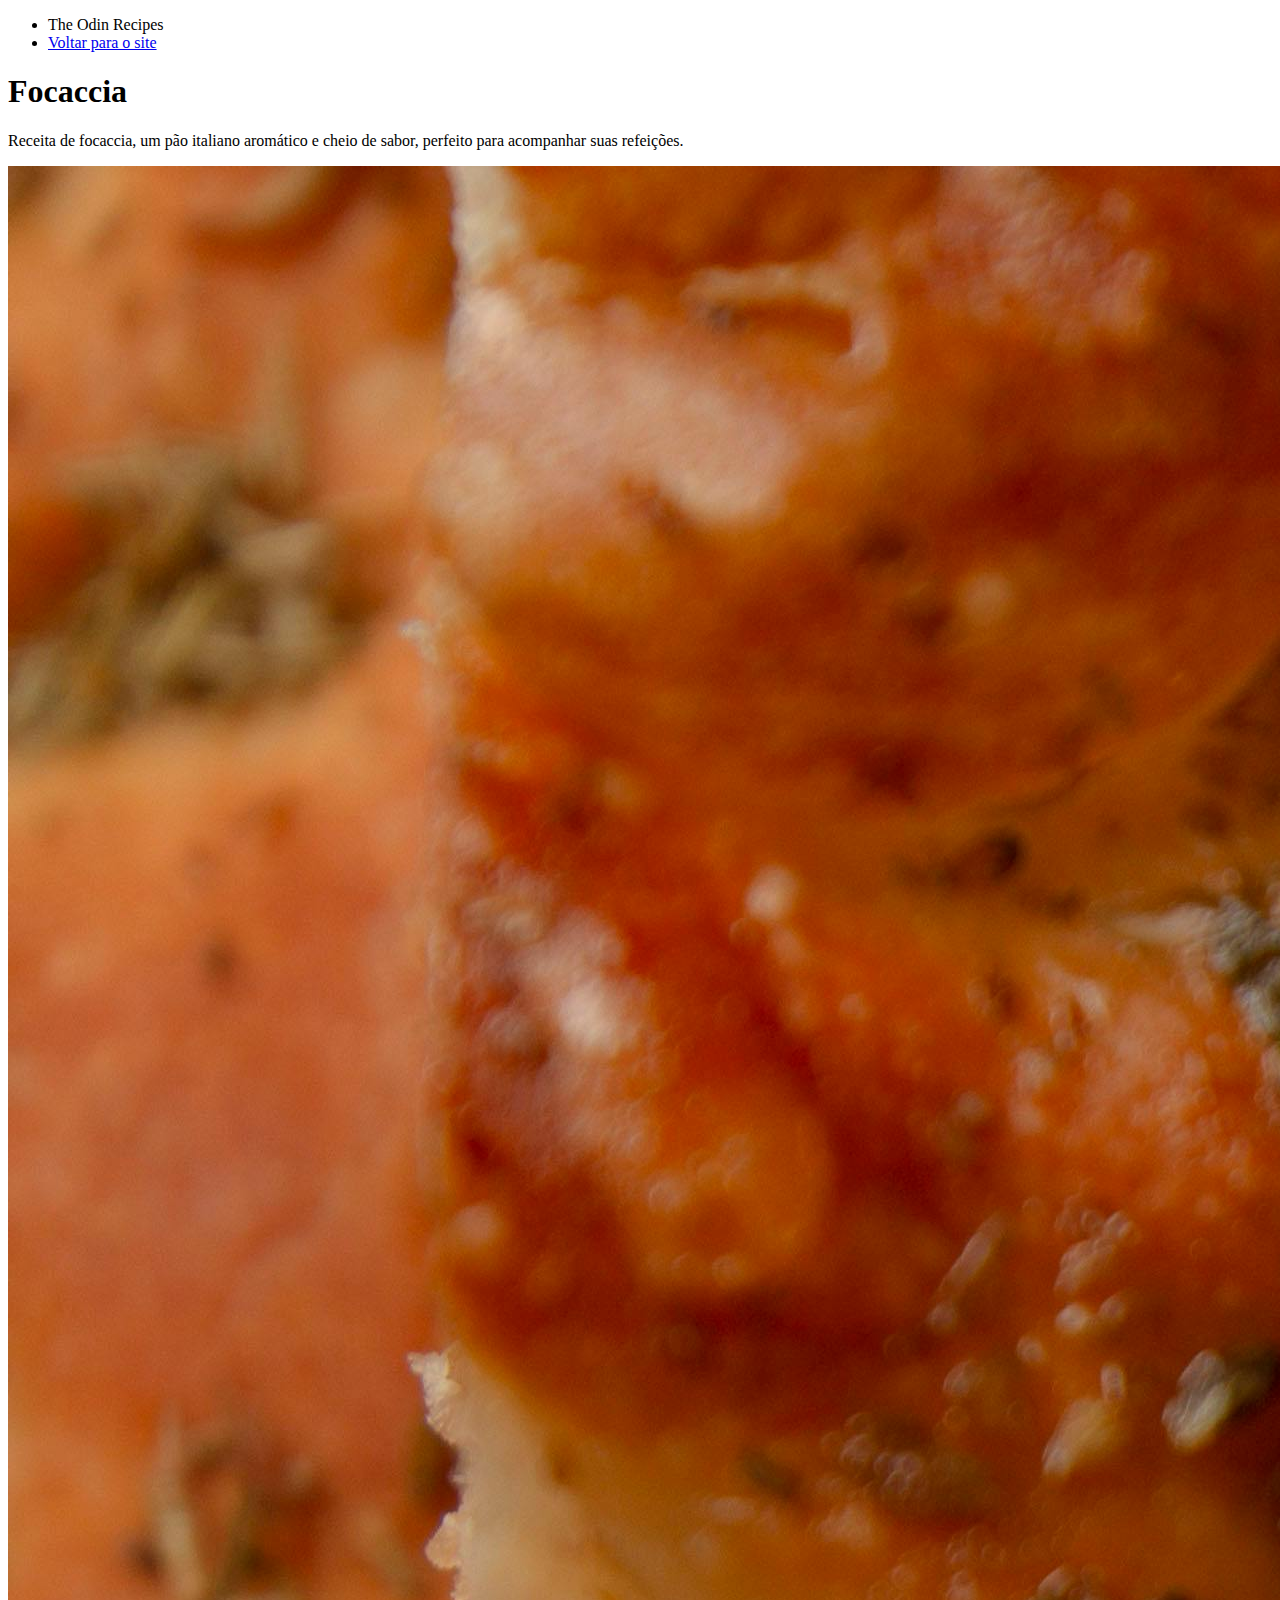
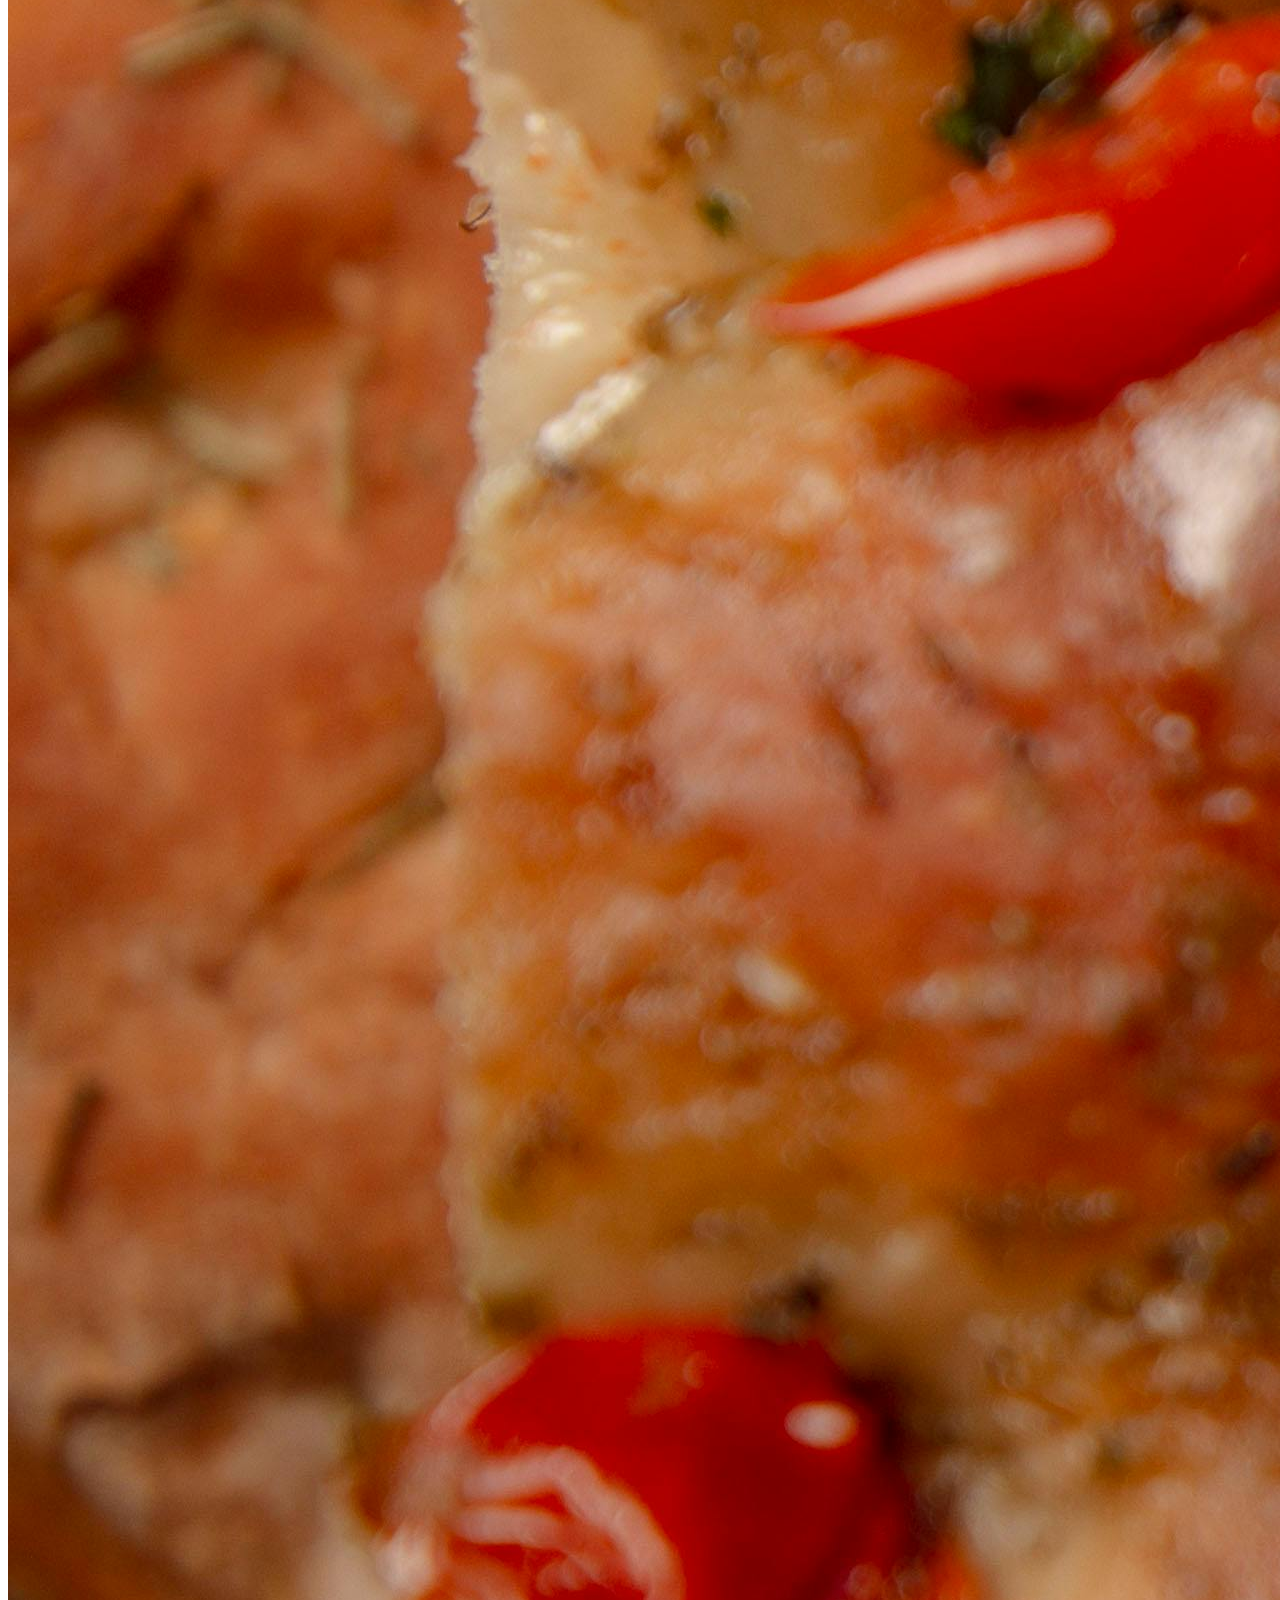
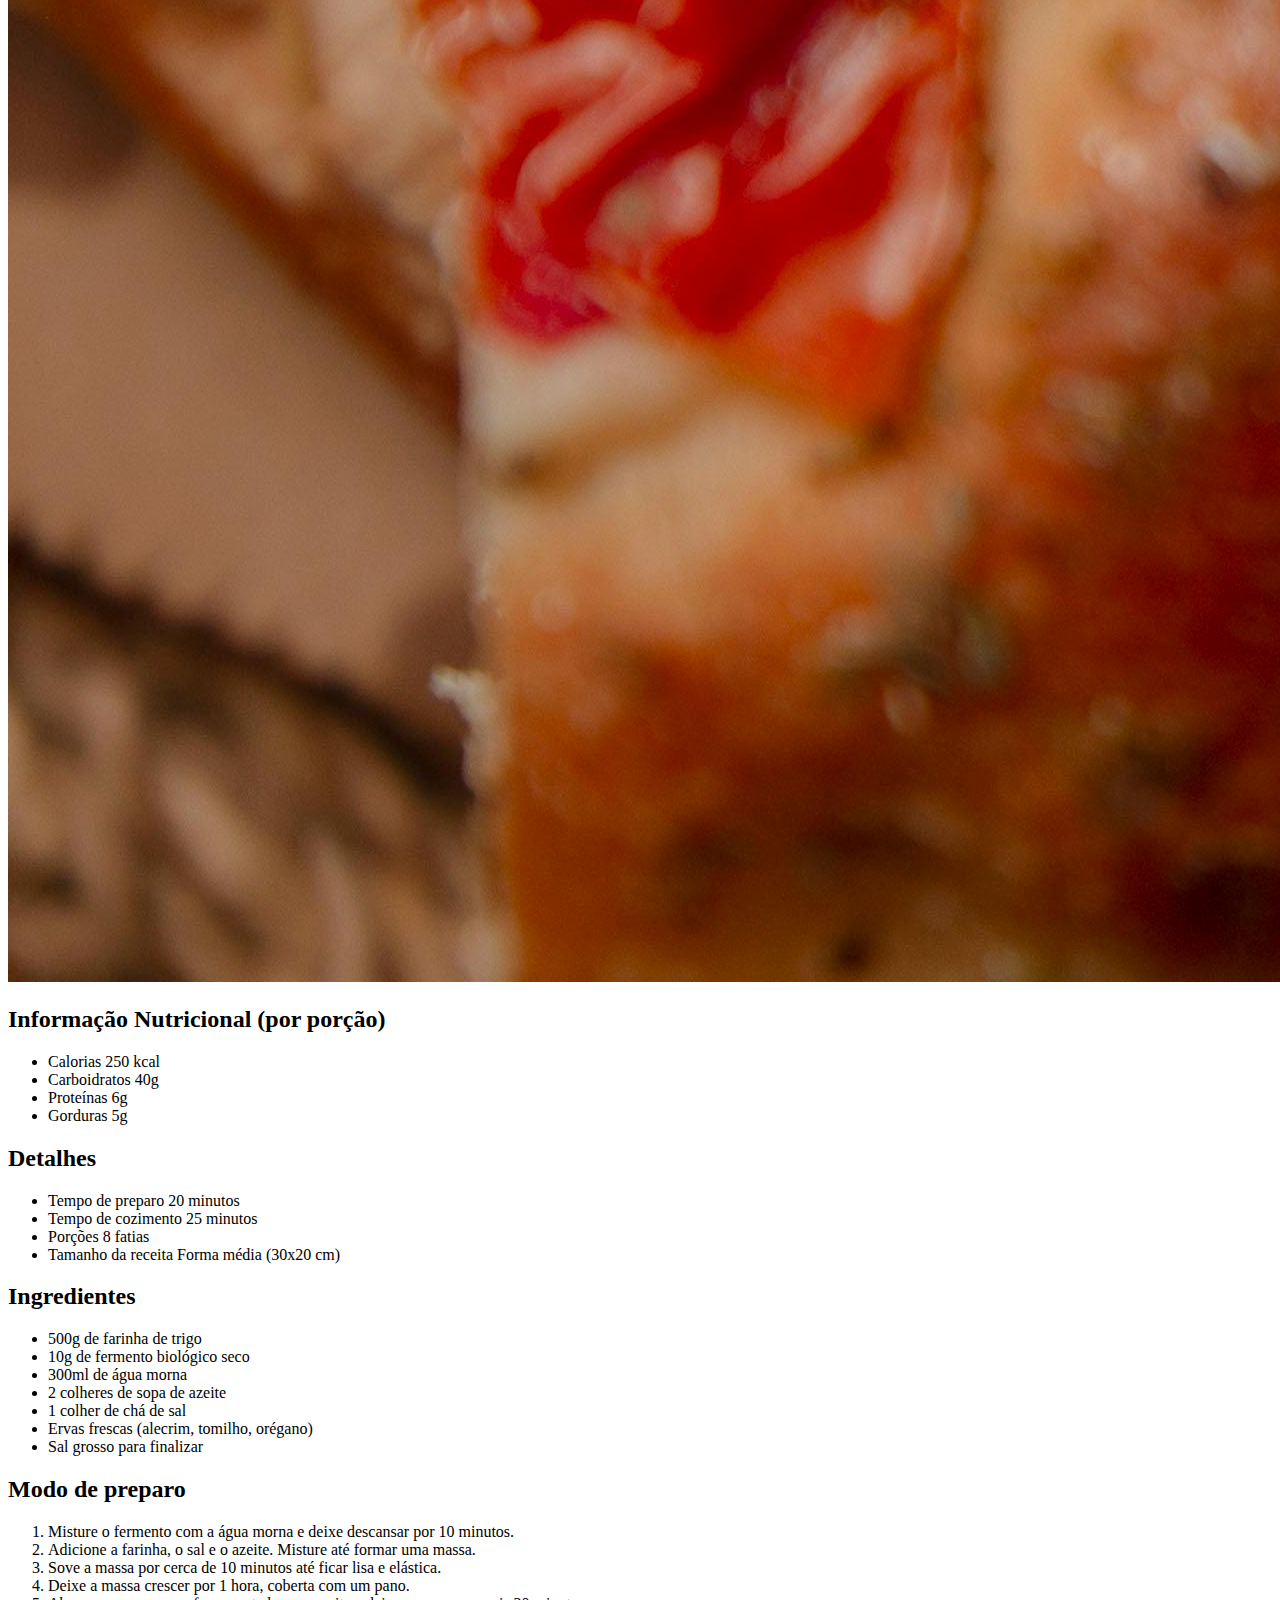
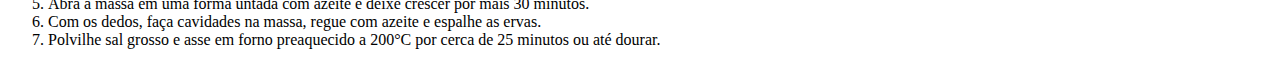
<file: recipes/focaccia.html>
<!DOCTYPE html>
<html lang="en">
<head>
    <meta charset="UTF-8">
    <meta name="viewport" content="width=device-width, initial-scale=1.0">
    <title>Focaccia | Recipe</title>
</head>
<body>
    <header>
        <nav>
            <ul>
                <li>The Odin Recipes</li>
                <li><a href="../index.html">Voltar para o site</a></li>
            </ul>
        </nav>
    </header>

 <!-- Conteúdo principal -->
 <!-- Conteúdo principal -->
  <main class="receita-container">

    <!-- Introdução -->
    <section class="intro">
      <h1>Focaccia</h1>
      <p class="descricao-receita">
        Receita de focaccia, um pão italiano aromático e cheio de sabor, perfeito para acompanhar suas refeições.
      </p>
    </section>

    <!-- Imagem principal -->
    <section class="imagem-receita">
      <img src="../images/focaccia-2.jpg" alt="Focaccia" />
    </section>

    <!-- Informação nutricional -->
    <section class="info-nutricional">
      <h2>Informação Nutricional (por porção)</h2>
      <ul class="info-nutricional-lista">
        <li>
          <span class="titulo">Calorias</span>
          <span class="info">250 kcal</span>
        </li>
        <li>
          <span class="titulo">Carboidratos</span>
          <span class="info">40g</span>
        </li>
        <li>
          <span class="titulo">Proteínas</span>
          <span class="info">6g</span>
        </li>
        <li>
          <span class="titulo">Gorduras</span>
          <span class="info">5g</span>
        </li>
      </ul>
    </section>

    <!-- Detalhes da receita -->
    <section class="detalhes-receita">
      <h2>Detalhes</h2>
      <ul class="detalhes-lista">
        <li>
          <span class="titulo">Tempo de preparo</span>
          <span class="info">20 minutos</span>
        </li>
        <li>
          <span class="titulo">Tempo de cozimento</span>
          <span class="info">25 minutos</span>
        </li>
        <li>
          <span class="titulo">Porções</span>
          <span class="info">8 fatias</span>
        </li>
        <li>
          <span class="titulo">Tamanho da receita</span>
          <span class="info">Forma média (30x20 cm)</span>
        </li>
      </ul>
    </section>

    <!-- Ingredientes -->
    <section class="ingredientes">
      <h2>Ingredientes</h2>
      <ul>
        <li>500g de farinha de trigo</li>
        <li>10g de fermento biológico seco</li>
        <li>300ml de água morna</li>
        <li>2 colheres de sopa de azeite</li>
        <li>1 colher de chá de sal</li>
        <li>Ervas frescas (alecrim, tomilho, orégano)</li>
        <li>Sal grosso para finalizar</li>
      </ul>
    </section>

    <!-- Modo de preparo -->
    <section class="modo-preparo">
      <h2>Modo de preparo</h2>
      <ol>
        <li>Misture o fermento com a água morna e deixe descansar por 10 minutos.</li>
        <li>Adicione a farinha, o sal e o azeite. Misture até formar uma massa.</li>
        <li>Sove a massa por cerca de 10 minutos até ficar lisa e elástica.</li>
        <li>Deixe a massa crescer por 1 hora, coberta com um pano.</li>
        <li>Abra a massa em uma forma untada com azeite e deixe crescer por mais 30 minutos.</li>
        <li>Com os dedos, faça cavidades na massa, regue com azeite e espalhe as ervas.</li>
        <li>Polvilhe sal grosso e asse em forno preaquecido a 200°C por cerca de 25 minutos ou até dourar.</li>
      </ol>
    </section>

  </main>

</body>
</html>
</file>
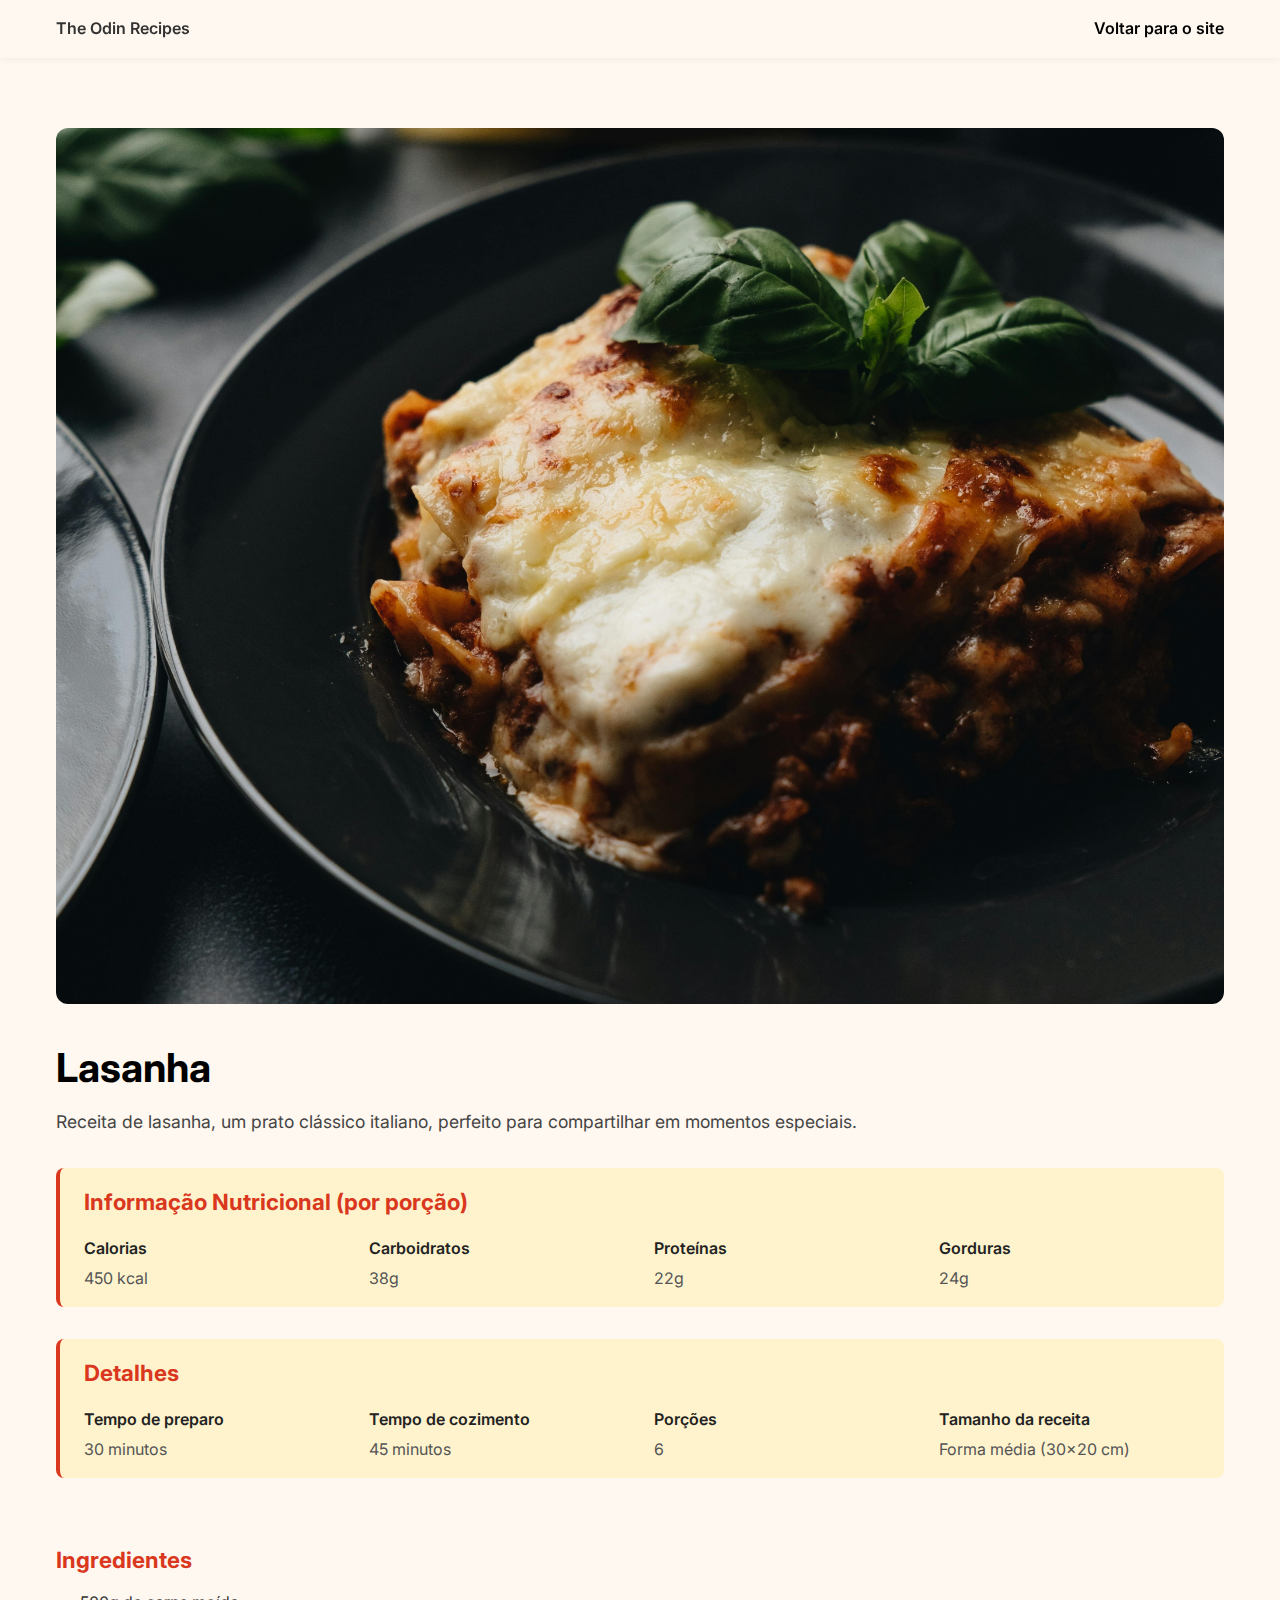
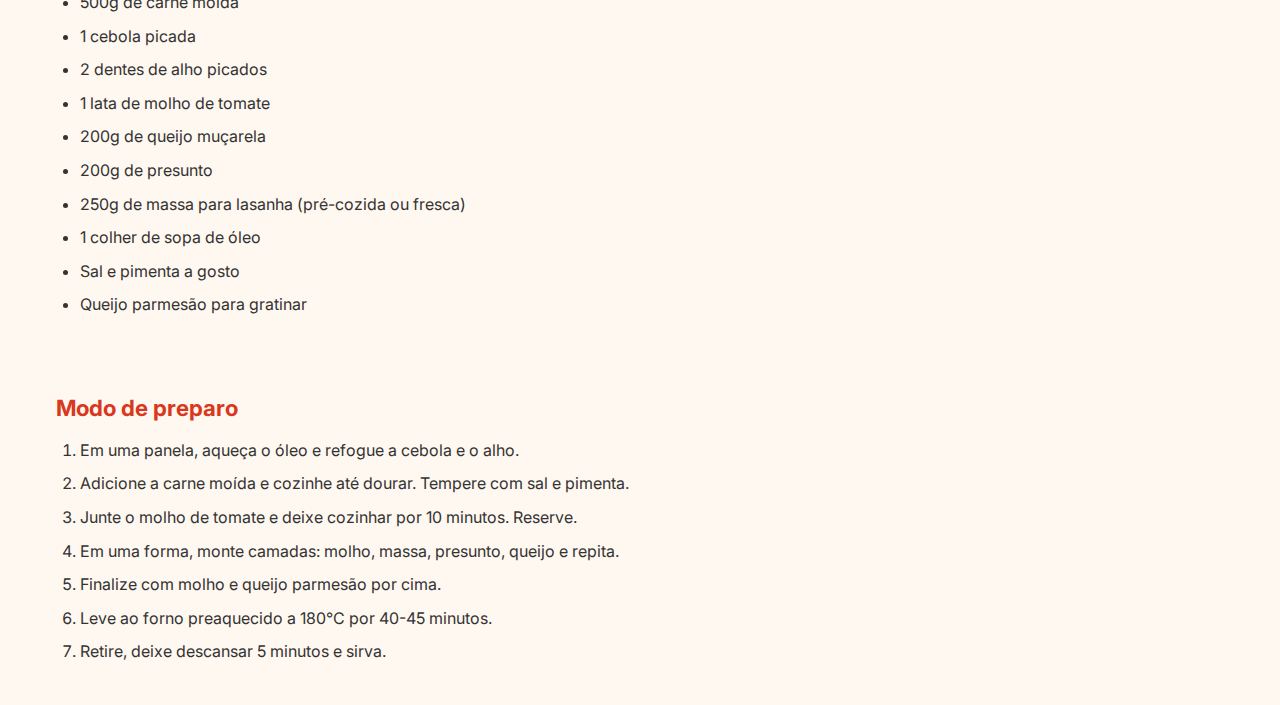
<file: recipes/lasagna.html>
<!DOCTYPE html>
<html lang="pt-br">
<head>
    <meta charset="UTF-8">
    <meta name="viewport" content="width=device-width, initial-scale=1.0">
    <link rel="preconnect" href="https://fonts.googleapis.com">
    <link rel="preconnect" href="https://fonts.gstatic.com" crossorigin>
    <link href="https://fonts.googleapis.com/css2?family=Inter:ital,opsz,wght@0,14..32,100..900;1,14..32,100..900&display=swap" rel="stylesheet">
    <link rel="stylesheet" href="../css/recipes.css">
    <title>Lasagna | Recipe</title>
</head>
<body>
    <header>
        <nav>
            <ul>
                <li>The Odin Recipes</li>
                <li><a href="../index.html">Voltar para o site</a></li>
            </ul>
        </nav>
    </header>

<!-- Conteúdo principal -->
  <main class="receita-container">

    <!-- Introdução -->
    <section class="intro">
      <h1>Lasanha</h1>
      <p class="descricao-receita">
        Receita de lasanha, um prato clássico italiano, perfeito para compartilhar em momentos especiais.
      </p>
    </section>

    <!-- Imagem principal -->
    <section class="imagem-receita">
      <img src="../images/lasanha-2.jpg" alt="Lasanha">
    </section>

    <!-- Informações nutricionais -->
    <section class="info-nutricional">
      <h2>Informação Nutricional (por porção)</h2>
      <ul class="info-nutricional-lista">
        <li>
            <span class="titulo">Calorias</span>
            <span class="info">450 kcal</span>
        </li>
        <li>
            <span class="titulo">Carboidratos</span>
            <span class="info">38g</span>
        </li>
        <li>  
            <span class="titulo">Proteínas</span>
            <span class="info">22g</span>
        </li>
        <li>
            <span class="titulo">Gorduras</span>
            <span class="info">24g</span>
        </li>
      </ul>
    </section>

    <!-- Detalhes da receita -->
    <section class="detalhes-receita">
      <h2>Detalhes</h2>
    <ul class="detalhes-lista">
        <li>
            <span class="titulo">Tempo de preparo</span>
            <span class="info">30 minutos</span>
        </li>
        <li>
            <span class="titulo">Tempo de cozimento</span>
            <span class="info">45 minutos</span>
        </li>
        <li>
            <span class="titulo">Porções</span>
            <span class="info">6</span>
        </li>
        <li>
            <span class="titulo">Tamanho da receita</span>
            <span class="info">Forma média (30x20 cm)</span>
        </li>
    </ul>

    </section>

    <!-- Ingredientes -->
    <section class="ingredientes">
      <h2>Ingredientes</h2>
      <ul>
        <li>500g de carne moída</li>
        <li>1 cebola picada</li>
        <li>2 dentes de alho picados</li>
        <li>1 lata de molho de tomate</li>
        <li>200g de queijo muçarela</li>
        <li>200g de presunto</li>
        <li>250g de massa para lasanha (pré-cozida ou fresca)</li>
        <li>1 colher de sopa de óleo</li>
        <li>Sal e pimenta a gosto</li>
        <li>Queijo parmesão para gratinar</li>
      </ul>
    </section>

    <!-- Modo de preparo -->
    <section class="modo-preparo">
      <h2>Modo de preparo</h2>
      <ol>
        <li>Em uma panela, aqueça o óleo e refogue a cebola e o alho.</li>
        <li>Adicione a carne moída e cozinhe até dourar. Tempere com sal e pimenta.</li>
        <li>Junte o molho de tomate e deixe cozinhar por 10 minutos. Reserve.</li>
        <li>Em uma forma, monte camadas: molho, massa, presunto, queijo e repita.</li>
        <li>Finalize com molho e queijo parmesão por cima.</li>
        <li>Leve ao forno preaquecido a 180°C por 40-45 minutos.</li>
        <li>Retire, deixe descansar 5 minutos e sirva.</li>
      </ol>
    </section>

  </main>
</body>
</html>
</file>
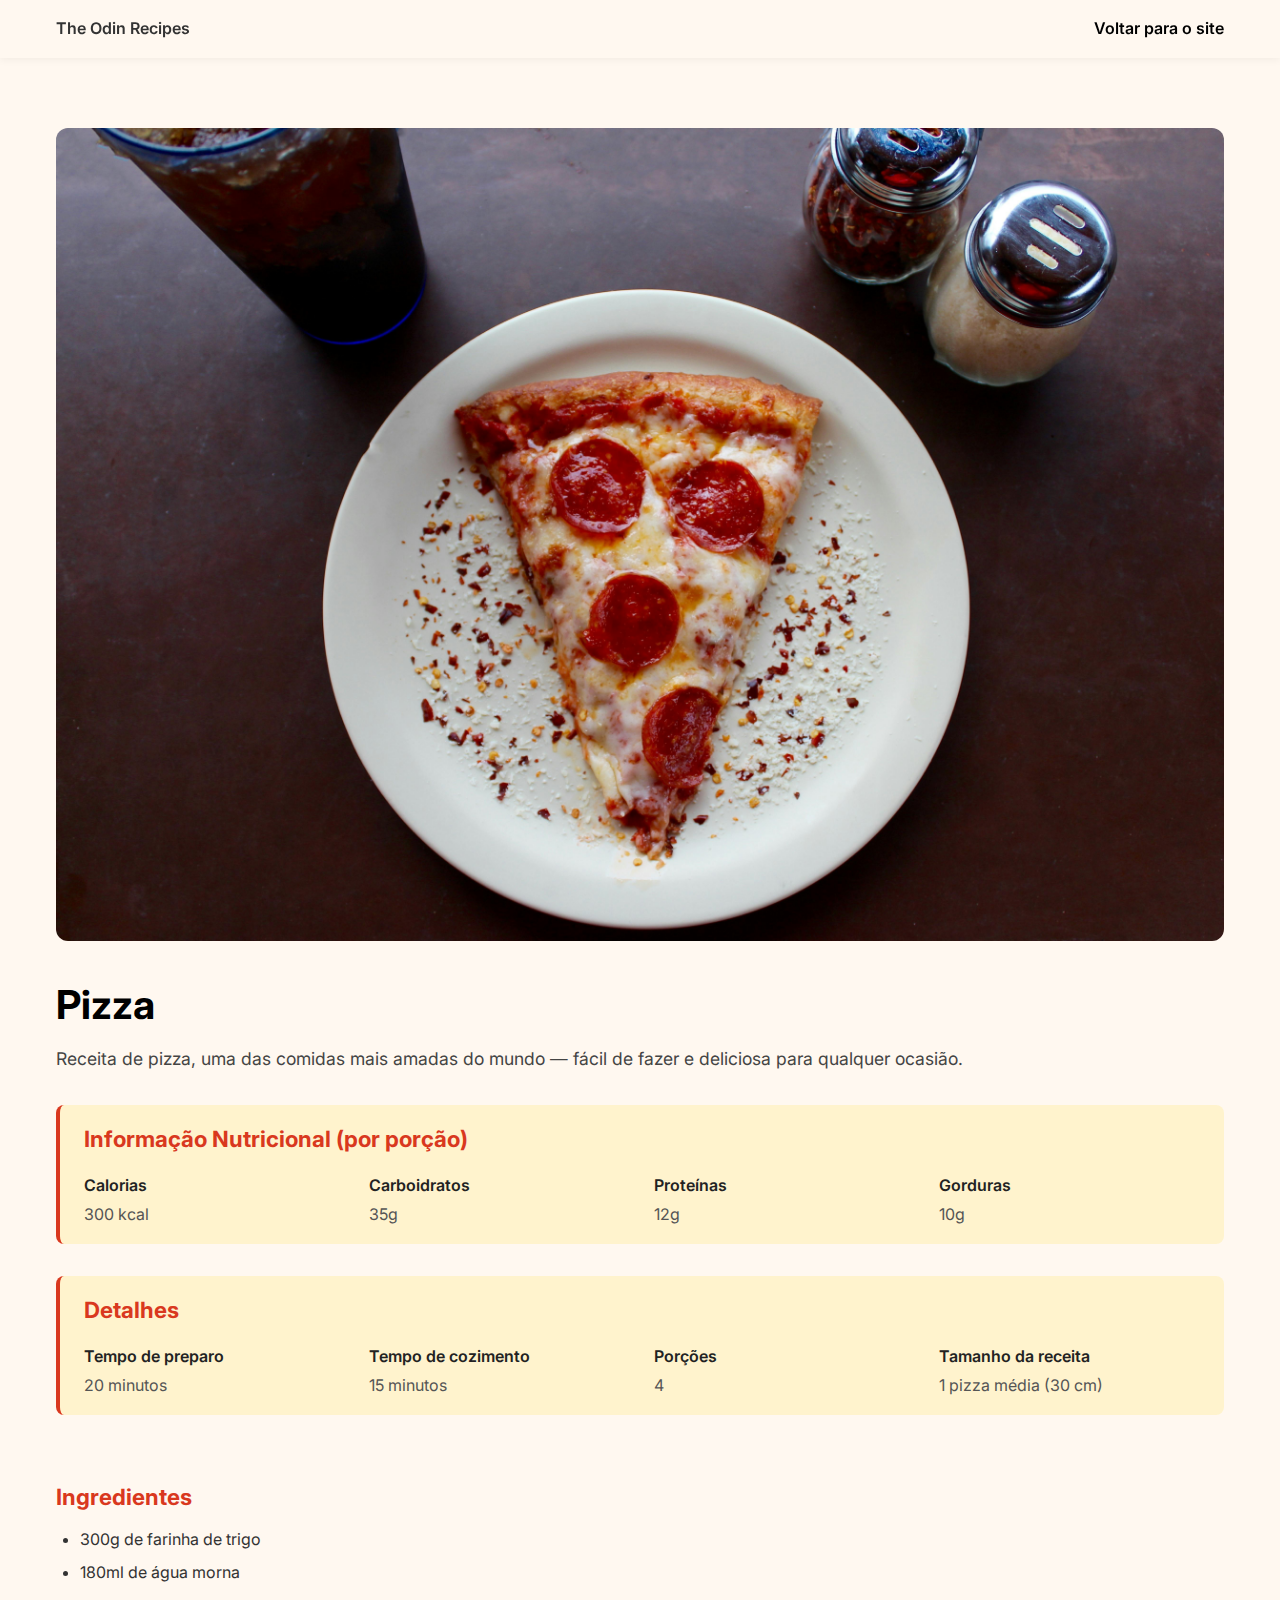
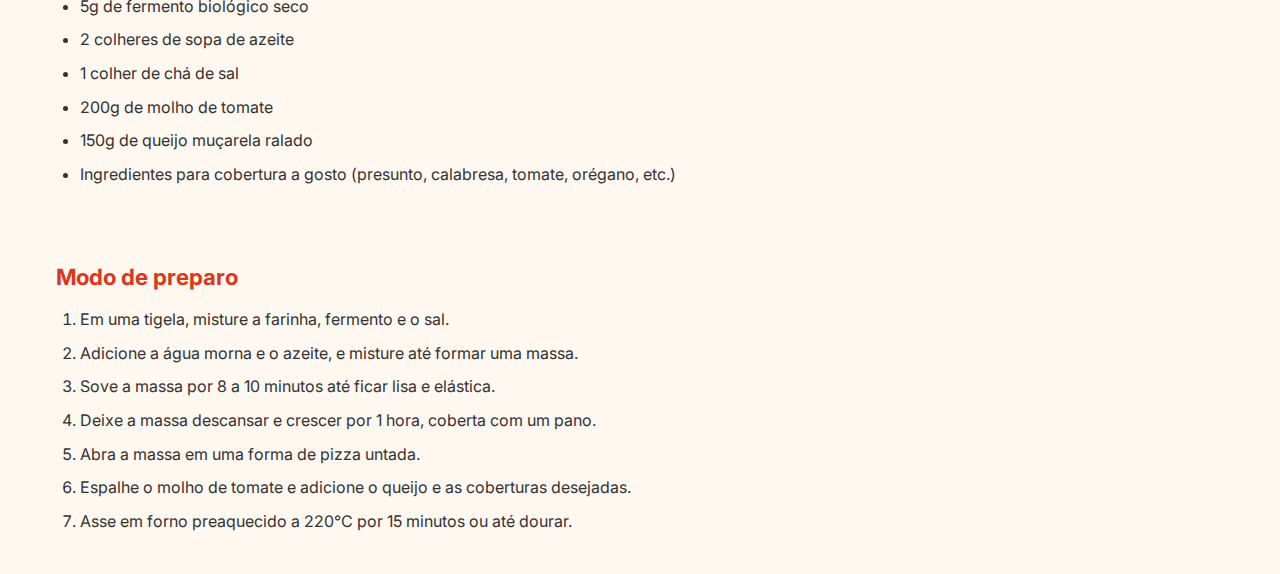
<file: recipes/pizza.html>
<!DOCTYPE html>
<html lang="en">
<head>
    <meta charset="UTF-8">
    <meta name="viewport" content="width=device-width, initial-scale=1.0">
    <link rel="preconnect" href="https://fonts.googleapis.com">
    <link rel="preconnect" href="https://fonts.gstatic.com" crossorigin>
    <link href="https://fonts.googleapis.com/css2?family=Inter:ital,opsz,wght@0,14..32,100..900;1,14..32,100..900&display=swap" rel="stylesheet">
    <link rel="stylesheet" href="../css/recipes.css">
    <title>Pizza | Recipe</title>
</head>
<body>
    <header>
        <nav>
            <ul>
                <li>The Odin Recipes</li>
                <li><a href="../index.html">Voltar para o site</a></li>
            </ul>
        </nav>
    </header>

  <!-- Conteúdo principal -->
  <main class="receita-container">

    <!-- Introdução -->
    <section class="intro">
      <h1>Pizza</h1>
      <p class="descricao-receita">
        Receita de pizza, uma das comidas mais amadas do mundo — fácil de fazer e deliciosa para qualquer ocasião.
      </p>
    </section>

    <!-- Imagem principal -->
    <section class="imagem-receita">
      <img src="../images/pizza-2.jpg" alt="Pizza" />
    </section>

    <!-- Informações nutricionais -->
    <section class="info-nutricional">
      <h2>Informação Nutricional (por porção)</h2>
      <ul class="info-nutricional-lista">
        <li>
          <span class="titulo">Calorias</span>
          <span class="info">300 kcal</span>
        </li>
        <li>
          <span class="titulo">Carboidratos</span>
          <span class="info">35g</span>
        </li>
        <li>
          <span class="titulo">Proteínas</span>
          <span class="info">12g</span>
        </li>
        <li>
          <span class="titulo">Gorduras</span>
          <span class="info">10g</span>
        </li>
      </ul>
    </section>

    <!-- Detalhes da receita -->
    <section class="detalhes-receita">
      <h2>Detalhes</h2>
      <ul class="detalhes-lista">
        <li>
          <span class="titulo">Tempo de preparo</span>
          <span class="info">20 minutos</span>
        </li>
        <li>
          <span class="titulo">Tempo de cozimento</span>
          <span class="info">15 minutos</span>
        </li>
        <li>
          <span class="titulo">Porções</span>
          <span class="info">4</span>
        </li>
        <li>
          <span class="titulo">Tamanho da receita</span>
          <span class="info">1 pizza média (30 cm)</span>
        </li>
      </ul>
    </section>

    <!-- Ingredientes -->
    <section class="ingredientes">
      <h2>Ingredientes</h2>
      <ul>
        <li>300g de farinha de trigo</li>
        <li>180ml de água morna</li>
        <li>5g de fermento biológico seco</li>
        <li>2 colheres de sopa de azeite</li>
        <li>1 colher de chá de sal</li>
        <li>200g de molho de tomate</li>
        <li>150g de queijo muçarela ralado</li>
        <li>Ingredientes para cobertura a gosto (presunto, calabresa, tomate, orégano, etc.)</li>
      </ul>
    </section>

    <!-- Modo de preparo -->
    <section class="modo-preparo">
      <h2>Modo de preparo</h2>
      <ol>
        <li>Em uma tigela, misture a farinha, fermento e o sal.</li>
        <li>Adicione a água morna e o azeite, e misture até formar uma massa.</li>
        <li>Sove a massa por 8 a 10 minutos até ficar lisa e elástica.</li>
        <li>Deixe a massa descansar e crescer por 1 hora, coberta com um pano.</li>
        <li>Abra a massa em uma forma de pizza untada.</li>
        <li>Espalhe o molho de tomate e adicione o queijo e as coberturas desejadas.</li>
        <li>Asse em forno preaquecido a 220°C por 15 minutos ou até dourar.</li>
      </ol>
    </section>

  </main>
</body>
</html>
</file>
<file: css/recipes.css>
/* Reset & base */
* {
    margin: 0;
    padding: 0;
    box-sizing: border-box;
    font-family: 'Inter', sans-serif;
}

body {
    background-color: #fff8f0;
    color: #333;
    line-height: 1.6;
}

/* NAV */
nav {
    position: fixed;
    top: 0;
    left: 0;
    width: 100%;
    padding: 1rem 0;
    z-index: 1000;

    background-color: rgba(255, 248, 240, 0.6); /* cor clara com transparência */
    backdrop-filter: blur(8px);                /* efeito de vidro fosco */
    -webkit-backdrop-filter: blur(8px);        /* compatibilidade com Safari */
    
    box-shadow: 0 2px 8px rgba(0, 0, 0, 0.05);
}


nav ul {
    list-style: none;
    display: flex;
    justify-content: space-between;
    align-items: center;
    max-width: 1200px;
    margin: 0 auto;
    padding: 0 1rem;
}

nav li {
    font-weight: 600;
}

nav a {
    text-decoration: none;
    color: #000;
    position: relative;
    transition: color 0.3s ease;
}

nav a::after {
    content: " →";
    color: #d9381e;
    opacity: 0;
    position: absolute;
    right: -1.5rem;
    top: 0;
    transform: translateX(-8px);
    transition: all 0.3s ease;
}

nav a:hover {
  color: #d9381e;
}

nav a:hover::after {
  opacity: 1;
  transform: translateX(0);
}

/* MAIN CONTAINER */
.receita-container {
  max-width: 1200px;
  margin: 2rem auto;
  padding: 0 1rem;}

/* INTRO + IMAGE: layout horizontal */
.intro,
.imagem-receita {
  width: 100%;
}

.receita-container {
  display: flex;
  flex-direction: column;
  gap: 2rem;
}

.imagem-receita {
  order: -1;
  display: flex;
  justify-content: center;
  background: none;
}

.imagem-receita img {
  max-width: 100%;
  margin-top: 6rem;
  height: auto;
  border-radius: 12px;
}

/* RECIPE TITLE*/
.intro h1 {
  font-size: 2.5rem;
  color: #000;
  margin-bottom: 0.5rem;
}

.descricao-receita {
  font-size: 1.1rem;
  color: #444;
}

/* INFOS COM CAIXA ÚNICA ESTILIZADA */
.info-nutricional,
.detalhes-receita {
  background-color: #fff3cd;
  padding: 1rem 1.5rem;
  border-left: 4px solid #d9381e;
  border-radius: 8px;
}

.info-nutricional h2,
.detalhes-receita h2 {
  margin-bottom: 1rem;
  font-size: 1.4rem;
  color: #d9381e;
}

.info-nutricional-lista,
.detalhes-lista {
  display: flex;
  flex-wrap: wrap;
  gap: 1.5rem;
  list-style: none;
  padding: 0;
}

.info-nutricional-lista li,
.detalhes-lista li {
  flex: 1 1 200px;
}

.titulo {
  font-weight: 600;
  display: block;
  margin-bottom: 0.25rem;
  color: #222;
}

.info {
  color: #555;
}

/* INGREDIENTES + MODO DE PREPARO */
.ingredientes h2,
.modo-preparo h2 {
  font-size: 1.4rem;
  color: #d9381e;
  margin-top: 2rem;
  margin-bottom: 0.75rem;
}

.ingredientes ul,
.modo-preparo ol {
  margin-left: 1.5rem;
}

.ingredientes li,
.modo-preparo li {
  margin-bottom: 0.5rem;
}

@media (max-width: 768px) {
  nav {
    display: flex;
    justify-content: space-between;
    align-items: center;
    padding: 0 1rem;
  }

  nav ul {
    display: none;
  }

  nav a {
    font-weight: bold;
    position: relative;
    padding: 0.5rem 1rem;
    border-radius: 999px;
    background-color: transparent;
    color: #000;
    transition: color 0.3s ease;
  }

  nav a::after {
    content: " →";
    position: absolute;
    right: -1.2rem;
    opacity: 0;
    transition: all 0.3s ease;
    color: #d9381e;
  }

  nav a:hover {
    color: #d9381e;
  }

  nav a:hover::after {
    right: 0.5rem;
    opacity: 1;
  }
}
</file>
